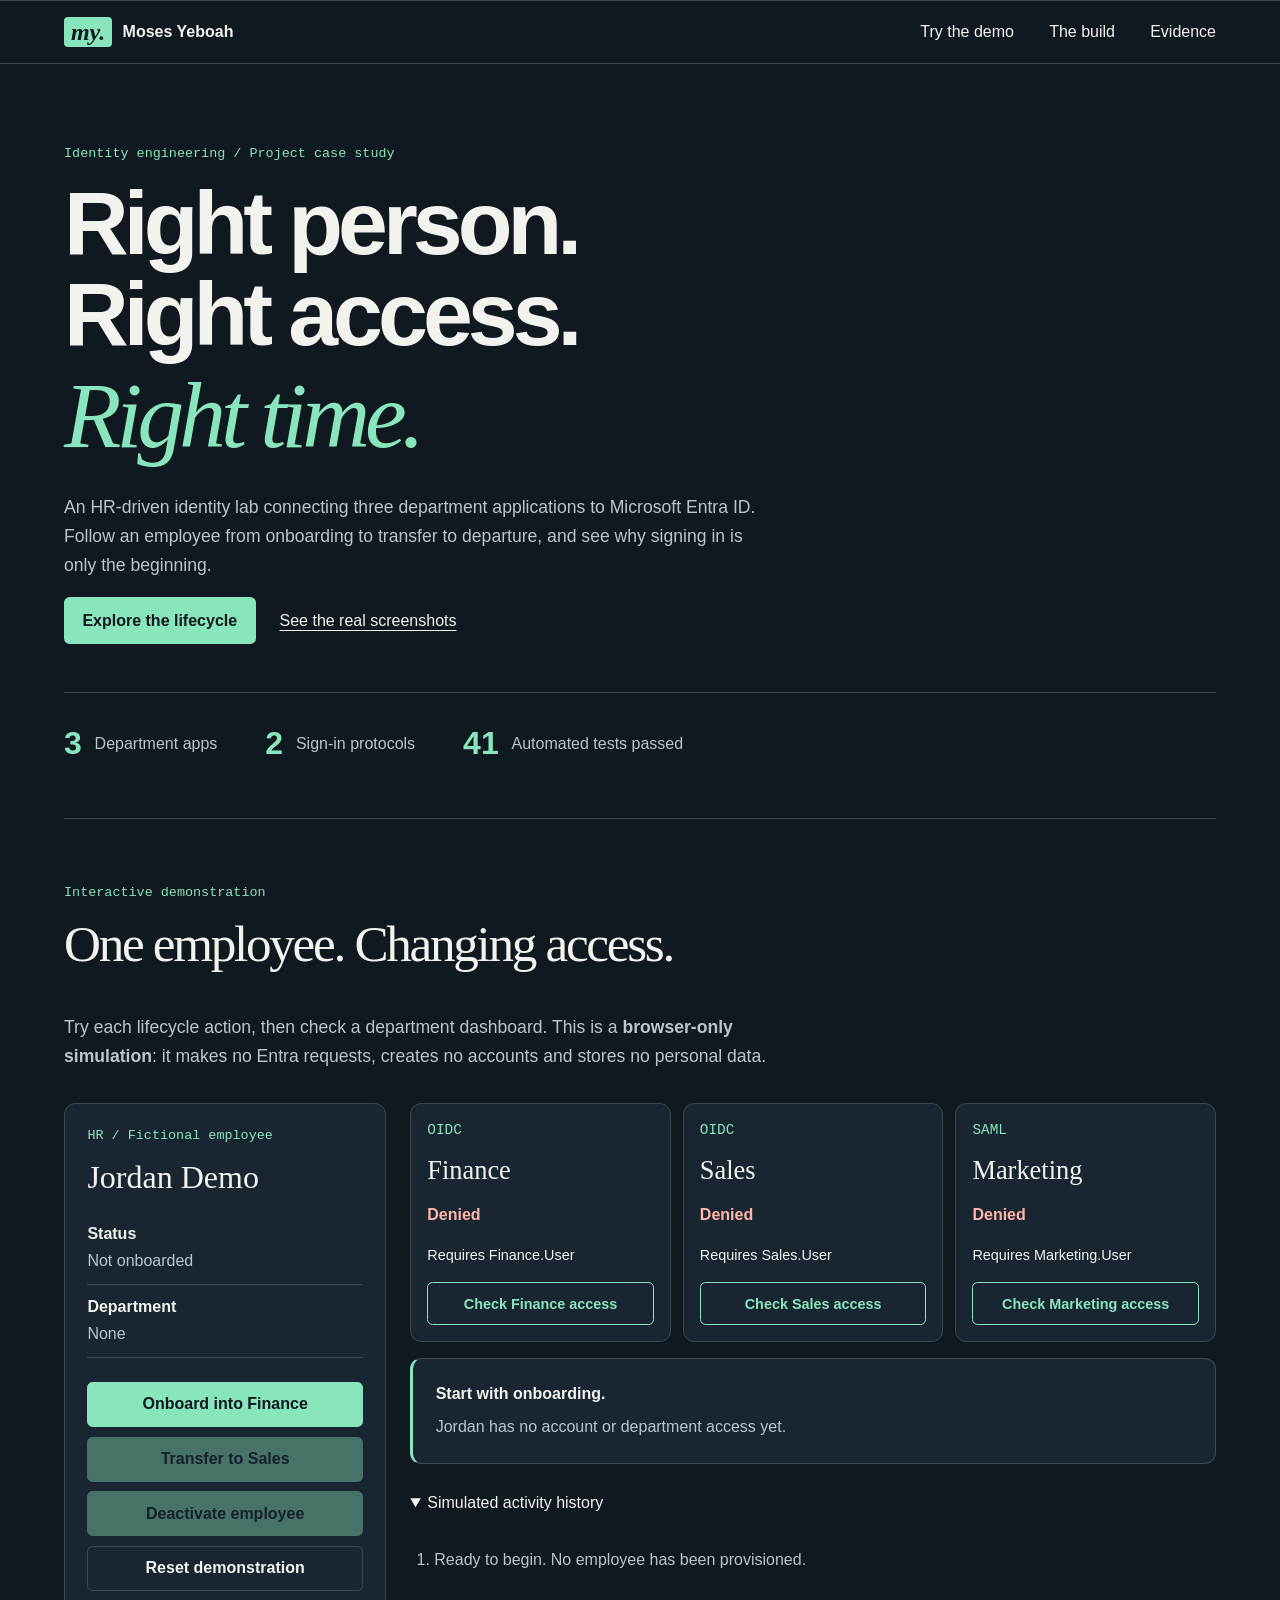
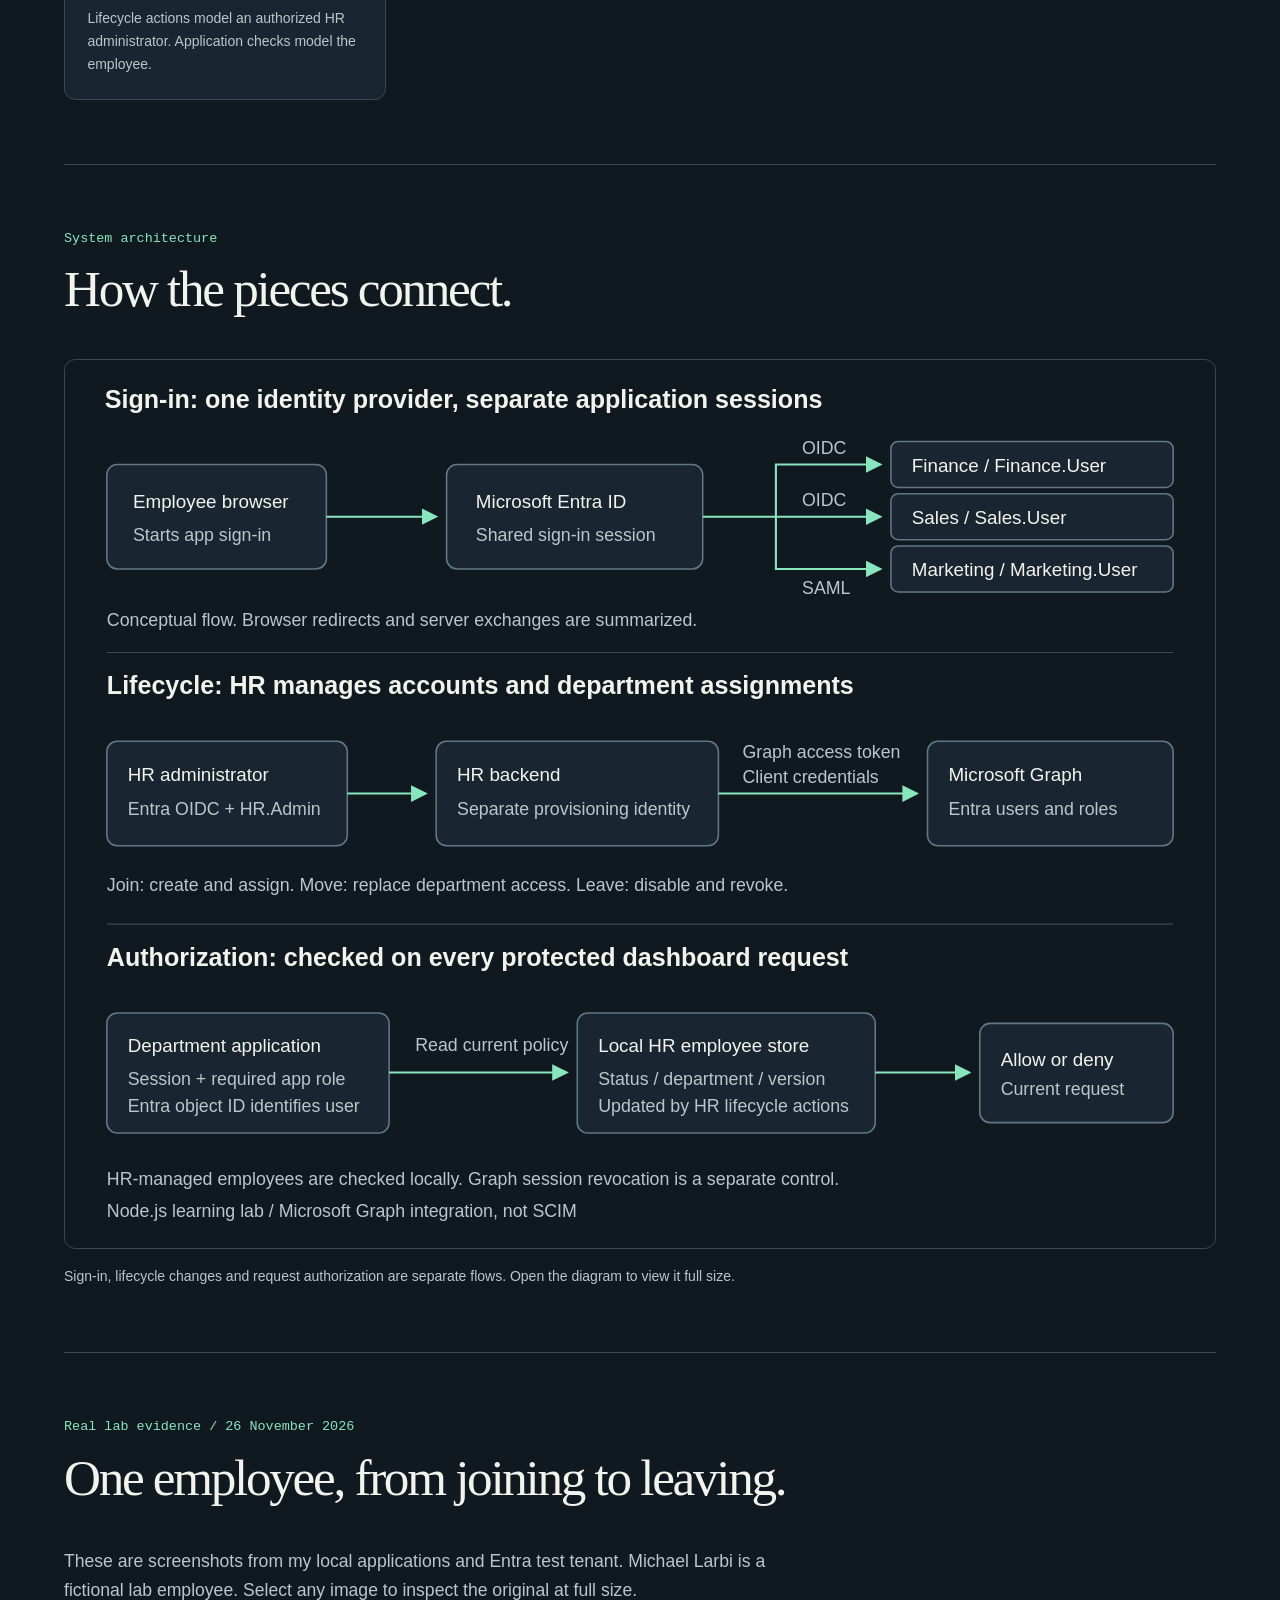
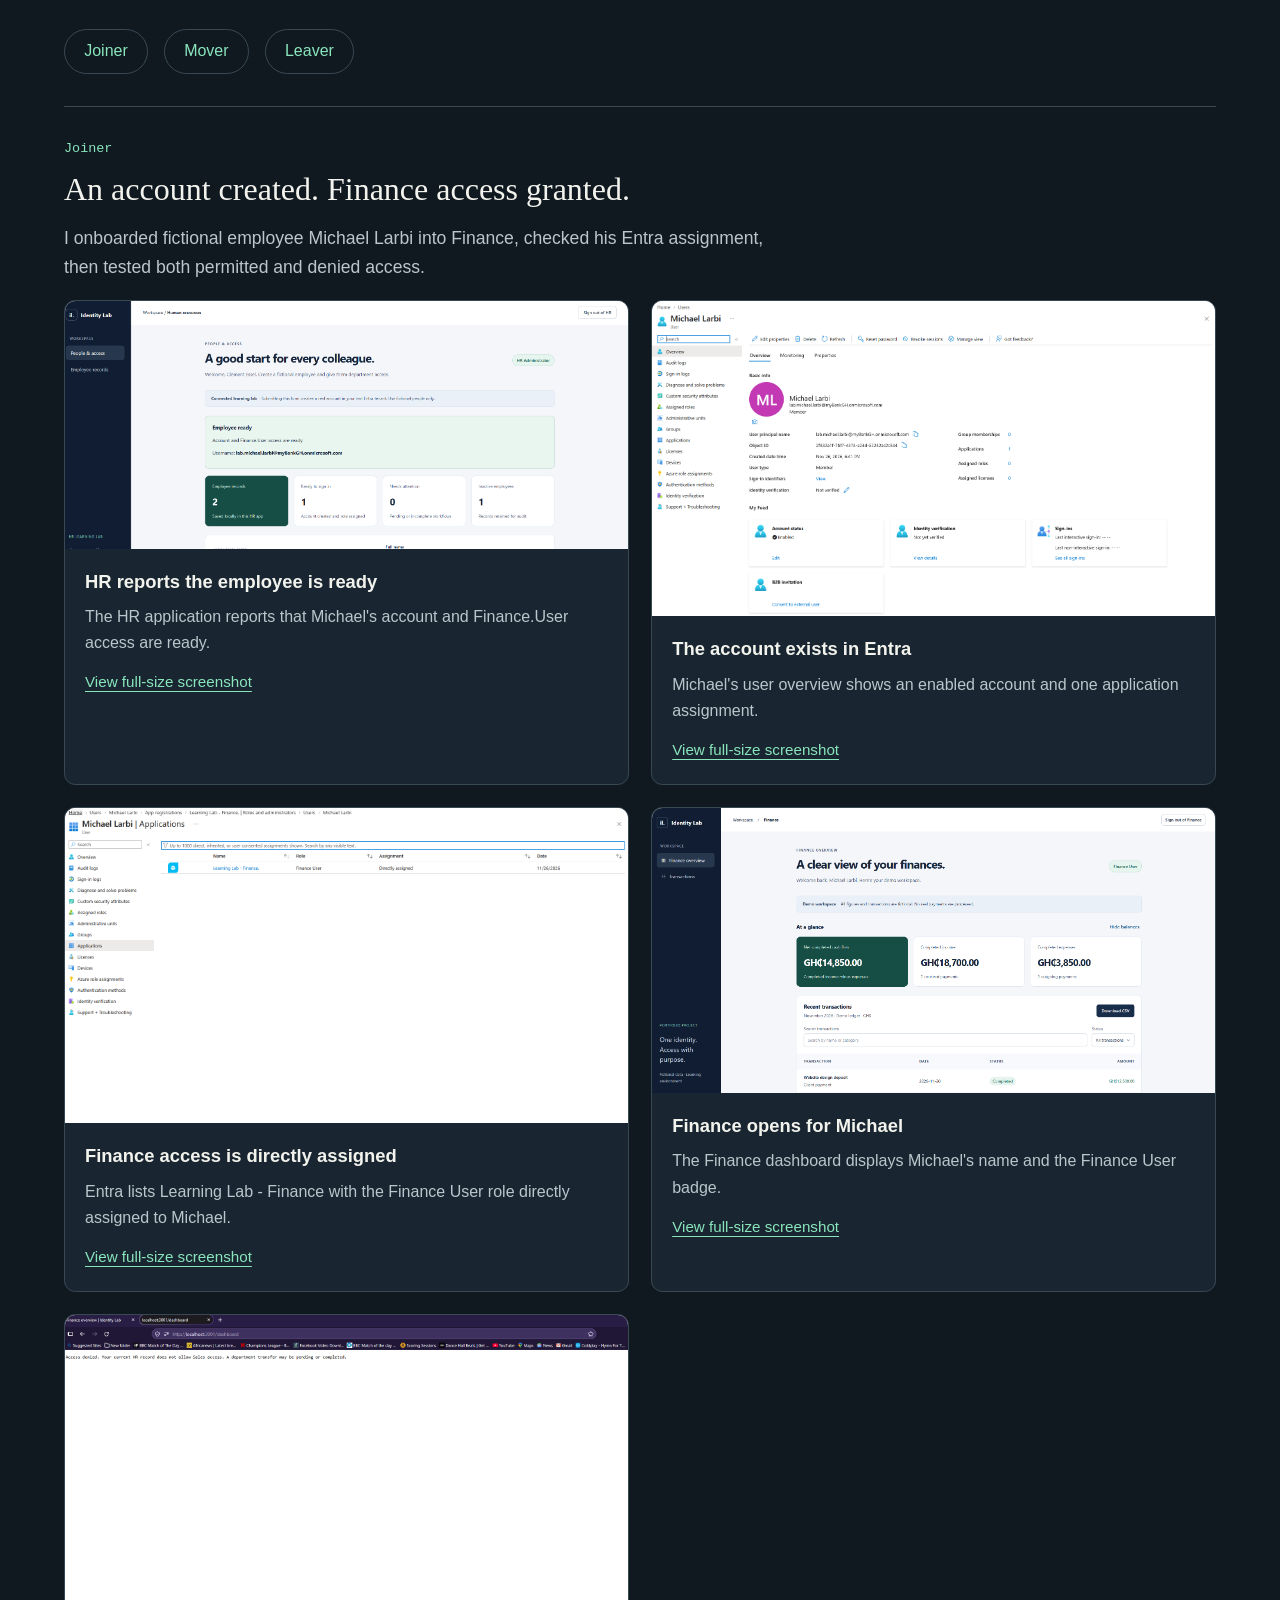
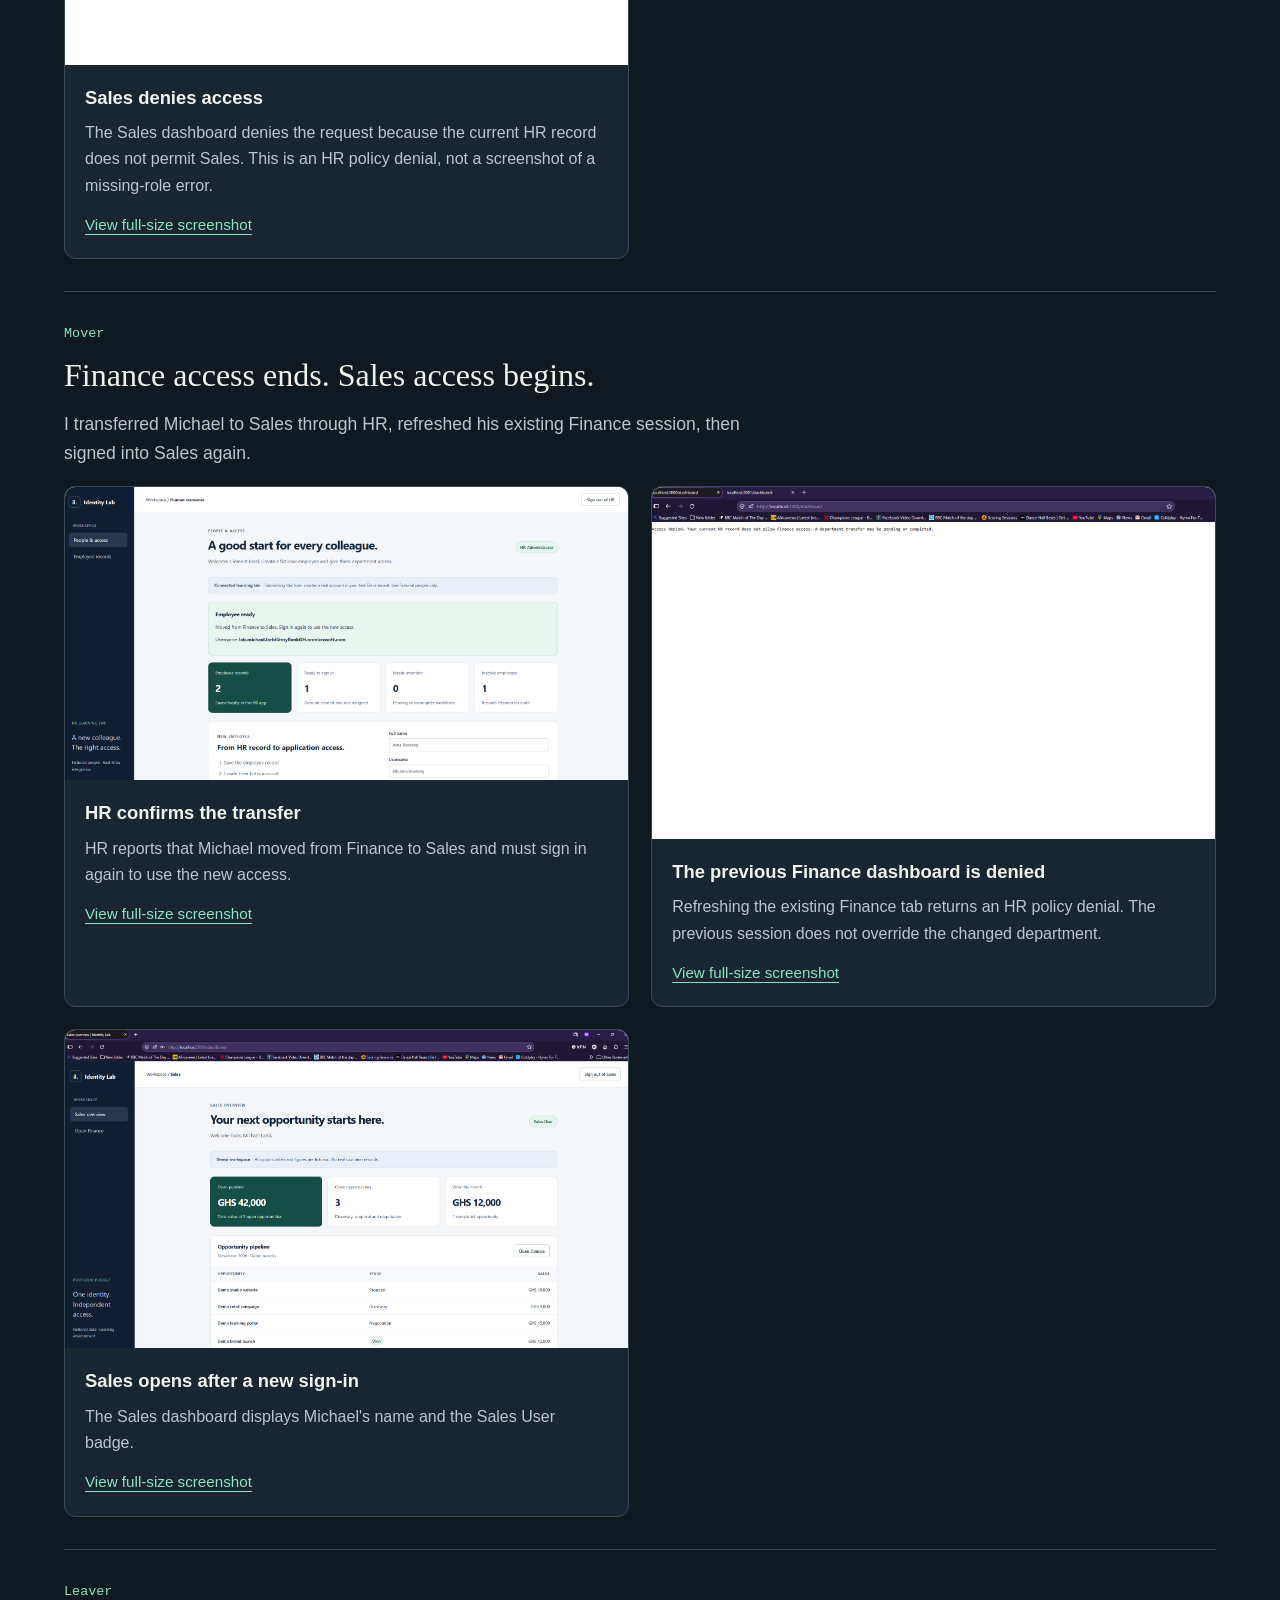
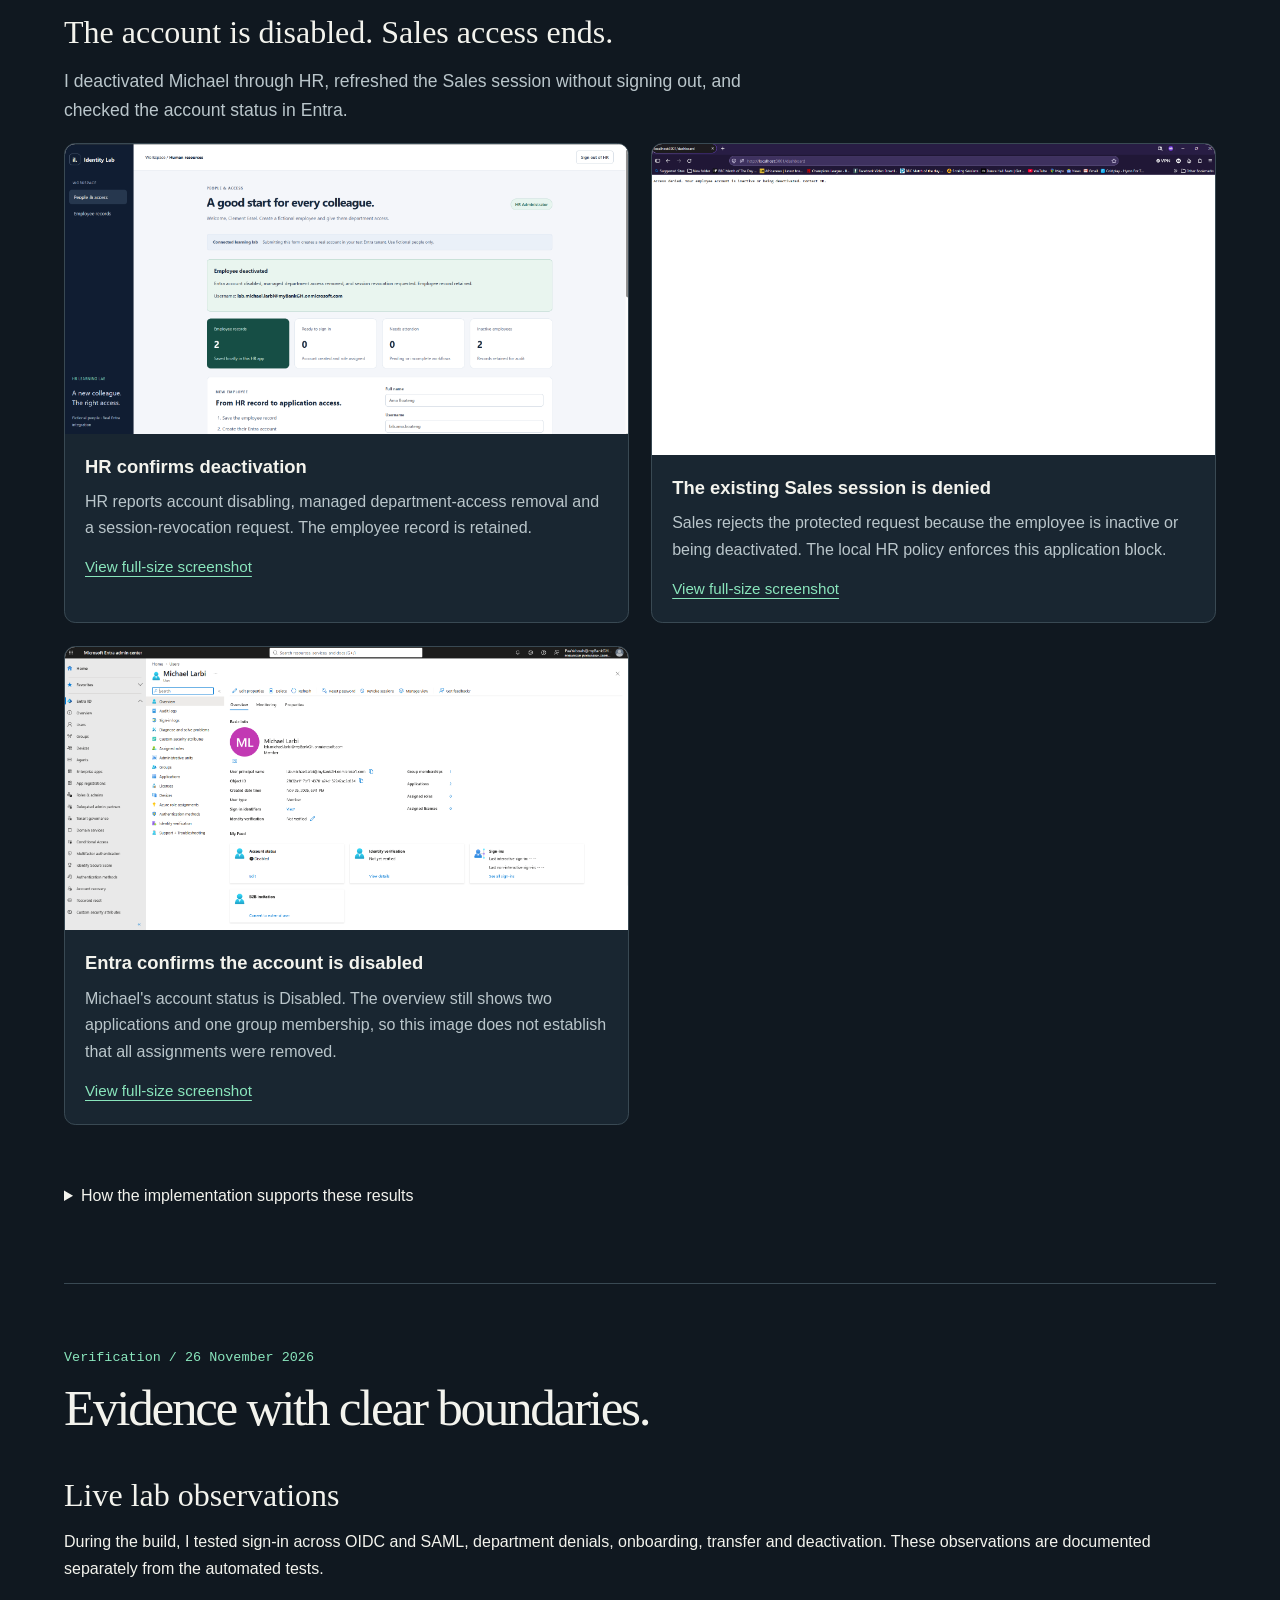
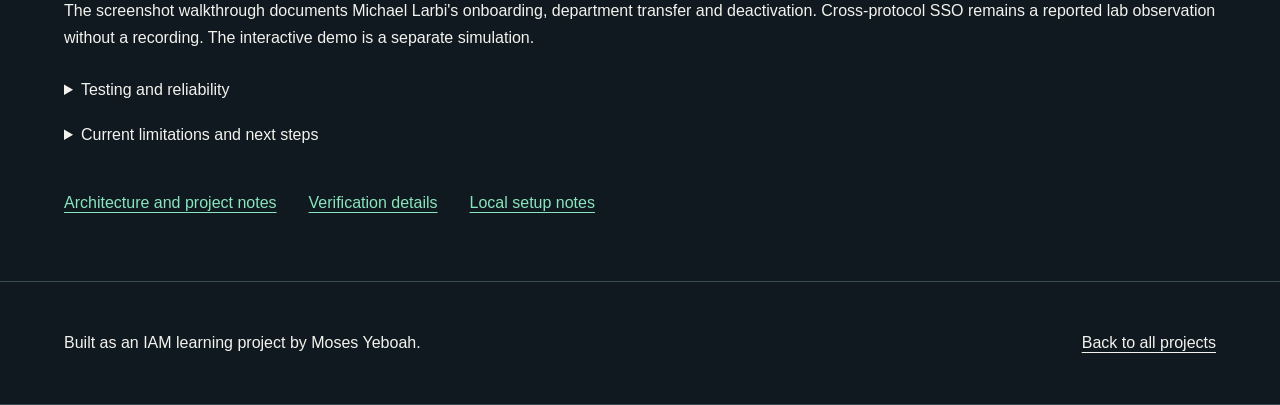
<file: identity-lab/index.html>
<!doctype html>
<html lang="en"><head><meta charset="utf-8"><meta name="viewport" content="width=device-width, initial-scale=1">
<title>Identity Lifecycle Lab | Moses Yeboah</title>
<meta name="description" content="Explore an HR-driven Entra identity lab: OIDC, SAML, Microsoft Graph and employee lifecycle authorization.">
<link rel="stylesheet" href="../styles.css"><link rel="stylesheet" href="lab.css?v=20261126-layout2"><script src="lab.js" defer></script></head>
<body id="top"><a class="skip" href="#main">Skip to content</a>
<header><nav aria-label="Primary"><a class="brand" href="../"><span class="mark" aria-hidden="true">my.</span><span>Moses Yeboah</span></a><div class="nav-links"><a href="#demo">Try the demo</a><a href="#walkthrough">The build</a><a href="#evidence">Evidence</a></div></nav></header>
<main id="main">
<section class="lab-hero"><p class="credential">Identity engineering / Project case study</p><h1>Right person.<br>Right access.<br><em>Right time.</em></h1>
<p class="intro">An HR-driven identity lab connecting three department applications to Microsoft Entra ID. Follow an employee from onboarding to transfer to departure, and see why signing in is only the beginning.</p>
<div class="actions"><a class="work-link" href="#demo">Explore the lifecycle</a><a href="#walkthrough">See the real screenshots</a></div>
<div class="facts"><span><strong>3</strong> Department apps</span><span><strong>2</strong> Sign-in protocols</span><span><strong>41</strong> Automated tests passed</span></div></section>
<section id="demo" aria-labelledby="demo-title"><p class="platform">Interactive demonstration</p><h2 id="demo-title">One employee. Changing access.</h2>
<p class="intro">Try each lifecycle action, then check a department dashboard. This is a <strong>browser-only simulation</strong>: it makes no Entra requests, creates no accounts and stores no personal data.</p>
<noscript><p>Enable JavaScript to use the simulation. The implementation walkthrough below works without it.</p></noscript>
<div class="sim-layout"><div class="employee-panel"><p class="platform">HR / Fictional employee</p><h3>Jordan Demo</h3><dl class="employee-info"><div><dt>Status</dt><dd id="employee-status">Not onboarded</dd></div><div><dt>Department</dt><dd id="employee-department">None</dd></div></dl>
<div class="lifecycle-actions"><button id="join" type="button">Onboard into Finance</button><button id="move" type="button" disabled>Transfer to Sales</button><button id="leave" type="button" disabled>Deactivate employee</button><button id="reset" class="quiet" type="button">Reset demonstration</button></div>
<p class="small">Lifecycle actions model an authorized HR administrator. Application checks model the employee.</p></div>
<div><div class="apps"><article class="app-card"><p class="platform">OIDC</p><h3>Finance</h3><p class="access" id="finance-access">Denied</p><p>Requires Finance.User</p><button type="button" data-app="Finance">Check Finance access</button></article><article class="app-card"><p class="platform">OIDC</p><h3>Sales</h3><p class="access" id="sales-access">Denied</p><p>Requires Sales.User</p><button type="button" data-app="Sales">Check Sales access</button></article><article class="app-card"><p class="platform">SAML</p><h3>Marketing</h3><p class="access" id="marketing-access">Denied</p><p>Requires Marketing.User</p><button type="button" data-app="Marketing">Check Marketing access</button></article></div>
<div class="decision" role="status" aria-live="polite" aria-atomic="true"><strong id="decision-title">Start with onboarding.</strong><p id="decision-detail">Jordan has no account or department access yet.</p></div>
<details class="event-panel" open><summary>Simulated activity history</summary><ol id="events"><li>Ready to begin. No employee has been provisioned.</li></ol></details></div></div></section>
<section id="architecture" aria-labelledby="architecture-title"><p class="platform">System architecture</p><h2 id="architecture-title">How the pieces connect.</h2><figure style="margin:0"><a href="assets/architecture.svg" aria-label="Open full-size architecture diagram"><img src="assets/architecture.svg" width="1100" height="850" style="display:block;width:100%;height:auto;border:1px solid var(--line);border-radius:.7rem" alt="Three architecture views: Entra signs users into Finance and Sales using OIDC and Marketing using SAML; HR calls Microsoft Graph with a separate provisioning identity; each protected dashboard checks its app role and the local HR employee policy."></a><figcaption class="small">Sign-in, lifecycle changes and request authorization are separate flows. Open the diagram to view it full size.</figcaption></figure></section>
<section id="walkthrough" aria-labelledby="walkthrough-title"><p class="platform">Real lab evidence / 26 November 2026</p><h2 id="walkthrough-title">One employee, from joining to leaving.</h2><p class="intro">These are screenshots from my local applications and Entra test tenant. Michael Larbi is a fictional lab employee. Select any image to inspect the original at full size.</p><nav class="evidence-nav" aria-label="Evidence stages"><a href="#joiner">Joiner</a><a href="#mover">Mover</a><a href="#leaver">Leaver</a></nav><article class="evidence-stage" id="joiner"><p class="platform">Joiner</p><h3>An account created. Finance access granted.</h3><p class="intro">I onboarded fictional employee Michael Larbi into Finance, checked his Entra assignment, then tested both permitted and denied access.</p><div class="capture-grid"><figure class="capture"><a href="assets/evidence/01-hr-onboarding.png" aria-label="Open full-size screenshot: HR reports the employee is ready"><img loading="lazy" decoding="async" src="assets/evidence/01-hr-onboarding.png" alt="HR reports the employee is ready. The HR application reports that Michael's account and Finance.User access are ready."></a><figcaption><h4>HR reports the employee is ready</h4><p>The HR application reports that Michael's account and Finance.User access are ready.</p><a href="assets/evidence/01-hr-onboarding.png">View full-size screenshot</a></figcaption></figure><figure class="capture"><a href="assets/evidence/02-entra-account-enabled.png" aria-label="Open full-size screenshot: The account exists in Entra"><img loading="lazy" decoding="async" src="assets/evidence/02-entra-account-enabled.png" alt="The account exists in Entra. Michael's user overview shows an enabled account and one application assignment."></a><figcaption><h4>The account exists in Entra</h4><p>Michael's user overview shows an enabled account and one application assignment.</p><a href="assets/evidence/02-entra-account-enabled.png">View full-size screenshot</a></figcaption></figure><figure class="capture"><a href="assets/evidence/03-finance-role-assignment.png" aria-label="Open full-size screenshot: Finance access is directly assigned"><img loading="lazy" decoding="async" src="assets/evidence/03-finance-role-assignment.png" alt="Finance access is directly assigned. Entra lists Learning Lab - Finance with the Finance User role directly assigned to Michael."></a><figcaption><h4>Finance access is directly assigned</h4><p>Entra lists Learning Lab - Finance with the Finance User role directly assigned to Michael.</p><a href="assets/evidence/03-finance-role-assignment.png">View full-size screenshot</a></figcaption></figure><figure class="capture"><a href="assets/evidence/04-finance-allowed.png" aria-label="Open full-size screenshot: Finance opens for Michael"><img loading="lazy" decoding="async" src="assets/evidence/04-finance-allowed.png" alt="Finance opens for Michael. The Finance dashboard displays Michael's name and the Finance User badge."></a><figcaption><h4>Finance opens for Michael</h4><p>The Finance dashboard displays Michael's name and the Finance User badge.</p><a href="assets/evidence/04-finance-allowed.png">View full-size screenshot</a></figcaption></figure><figure class="capture"><a href="assets/evidence/05-sales-denied-before-transfer.png" aria-label="Open full-size screenshot: Sales denies access"><img loading="lazy" decoding="async" src="assets/evidence/05-sales-denied-before-transfer.png" alt="Sales denies access. The Sales dashboard denies the request because the current HR record does not permit Sales. This is an HR policy denial, not a screenshot of a missing-role error."></a><figcaption><h4>Sales denies access</h4><p>The Sales dashboard denies the request because the current HR record does not permit Sales. This is an HR policy denial, not a screenshot of a missing-role error.</p><a href="assets/evidence/05-sales-denied-before-transfer.png">View full-size screenshot</a></figcaption></figure></div></article><article class="evidence-stage" id="mover"><p class="platform">Mover</p><h3>Finance access ends. Sales access begins.</h3><p class="intro">I transferred Michael to Sales through HR, refreshed his existing Finance session, then signed into Sales again.</p><div class="capture-grid"><figure class="capture"><a href="assets/evidence/06-hr-transfer.png" aria-label="Open full-size screenshot: HR confirms the transfer"><img loading="lazy" decoding="async" src="assets/evidence/06-hr-transfer.png" alt="HR confirms the transfer. HR reports that Michael moved from Finance to Sales and must sign in again to use the new access."></a><figcaption><h4>HR confirms the transfer</h4><p>HR reports that Michael moved from Finance to Sales and must sign in again to use the new access.</p><a href="assets/evidence/06-hr-transfer.png">View full-size screenshot</a></figcaption></figure><figure class="capture"><a href="assets/evidence/07-finance-denied-after-transfer.png" aria-label="Open full-size screenshot: The previous Finance dashboard is denied"><img loading="lazy" decoding="async" src="assets/evidence/07-finance-denied-after-transfer.png" alt="The previous Finance dashboard is denied. Refreshing the existing Finance tab returns an HR policy denial. The previous session does not override the changed department."></a><figcaption><h4>The previous Finance dashboard is denied</h4><p>Refreshing the existing Finance tab returns an HR policy denial. The previous session does not override the changed department.</p><a href="assets/evidence/07-finance-denied-after-transfer.png">View full-size screenshot</a></figcaption></figure><figure class="capture"><a href="assets/evidence/08-sales-allowed.png" aria-label="Open full-size screenshot: Sales opens after a new sign-in"><img loading="lazy" decoding="async" src="assets/evidence/08-sales-allowed.png" alt="Sales opens after a new sign-in. The Sales dashboard displays Michael's name and the Sales User badge."></a><figcaption><h4>Sales opens after a new sign-in</h4><p>The Sales dashboard displays Michael's name and the Sales User badge.</p><a href="assets/evidence/08-sales-allowed.png">View full-size screenshot</a></figcaption></figure></div></article><article class="evidence-stage" id="leaver"><p class="platform">Leaver</p><h3>The account is disabled. Sales access ends.</h3><p class="intro">I deactivated Michael through HR, refreshed the Sales session without signing out, and checked the account status in Entra.</p><div class="capture-grid"><figure class="capture"><a href="assets/evidence/09-hr-deactivation.png" aria-label="Open full-size screenshot: HR confirms deactivation"><img loading="lazy" decoding="async" src="assets/evidence/09-hr-deactivation.png" alt="HR confirms deactivation. HR reports account disabling, managed department-access removal and a session-revocation request. The employee record is retained."></a><figcaption><h4>HR confirms deactivation</h4><p>HR reports account disabling, managed department-access removal and a session-revocation request. The employee record is retained.</p><a href="assets/evidence/09-hr-deactivation.png">View full-size screenshot</a></figcaption></figure><figure class="capture"><a href="assets/evidence/10-sales-denied-after-deactivation.png" aria-label="Open full-size screenshot: The existing Sales session is denied"><img loading="lazy" decoding="async" src="assets/evidence/10-sales-denied-after-deactivation.png" alt="The existing Sales session is denied. Sales rejects the protected request because the employee is inactive or being deactivated. The local HR policy enforces this application block."></a><figcaption><h4>The existing Sales session is denied</h4><p>Sales rejects the protected request because the employee is inactive or being deactivated. The local HR policy enforces this application block.</p><a href="assets/evidence/10-sales-denied-after-deactivation.png">View full-size screenshot</a></figcaption></figure><figure class="capture"><a href="assets/evidence/11-entra-account-disabled.png" aria-label="Open full-size screenshot: Entra confirms the account is disabled"><img loading="lazy" decoding="async" src="assets/evidence/11-entra-account-disabled.png" alt="Entra confirms the account is disabled. Michael's account status is Disabled. The overview still shows two applications and one group membership, so this image does not establish that all assignments were removed."></a><figcaption><h4>Entra confirms the account is disabled</h4><p>Michael's account status is Disabled. The overview still shows two applications and one group membership, so this image does not establish that all assignments were removed.</p><a href="assets/evidence/11-entra-account-disabled.png">View full-size screenshot</a></figcaption></figure></div></article><details class="implementation-notes"><summary>How the implementation supports these results</summary><p>Finance and Sales use OIDC, while Marketing uses SAML. Each app establishes its own session and requires an application role. HR uses a separate provisioning identity and OAuth 2.0 client credentials to call Microsoft Graph, not SCIM.</p><p>For HR-managed employees, each protected dashboard request checks the local employee status, department and access version using the Entra object ID. Transfers and deactivation persist a local block before remote changes, with checkpoints for retries.</p><p>These screenshots document visible outcomes. They do not independently prove every backend operation, SSO across protocols, MFA enforcement or immediate invalidation of every Entra token.</p></details></section>
<section id="evidence"><p class="platform">Verification / 26 November 2026</p><h2>Evidence with clear boundaries.</h2><article><h3>Live lab observations</h3><p>During the build, I tested sign-in across OIDC and SAML, department denials, onboarding, transfer and deactivation. These observations are documented separately from the automated tests.</p><p>The screenshot walkthrough documents Michael Larbi's onboarding, department transfer and deactivation. Cross-protocol SSO remains a reported lab observation without a recording. The interactive demo is a separate simulation.</p></article><details><summary>Testing and reliability</summary><p><strong>41 automated checks passed</strong>, covering account creation, department transfers, deactivation and recovery from failed requests. These checks used simulated Microsoft Graph responses. The screenshots above document the separate live lab exercise.</p></details>
<details><summary>Current limitations and next steps</summary><p>This is a same-computer learning lab with JSON persistence and in-memory application sessions. It is not a production identity platform. Manual directory changes are not continuously reconciled, and manually created users are outside the HR lifecycle.</p><p>MFA and Conditional Access testing for this project are pending. Durable storage, production HTTPS, secret management, background processing and operational monitoring are future work. Already displayed or downloaded content cannot be recalled.</p></details>
<div class="downloads"><a href="docs/README.md">Architecture and project notes</a><a href="docs/VERIFICATION.md">Verification details</a><a href="docs/SETUP.md">Local setup notes</a></div></section>
</main><footer><div class="footer-inner"><p>Built as an IAM learning project by Moses Yeboah.</p><a href="../#work">Back to all projects</a></div></footer></body></html>
</file>
<file: styles.css>
:root {
  color-scheme: dark;
  --base: #101820;
  --panel: #192631;
  --text: #f3f3ed;
  --muted: #bac6cb;
  --line: #394953;
  --green: #89e5bc;
}
* { box-sizing: border-box; }
html { scroll-behavior: smooth; }
body { margin: 0; background: var(--base); color: var(--text); font: 1rem/1.65 "Segoe UI", sans-serif; }
header, footer { border-block: 1px solid var(--line); }
nav, main, .footer-inner { width: min(90%, 74rem); margin-inline: auto; }
nav, .brand, .nav-links, .footer-inner { display: flex; align-items: center; }
nav, .footer-inner { justify-content: space-between; gap: 1rem; }
nav { padding-block: 1rem; }
.brand { gap: .65rem; font-weight: 650; }
.mark { background: var(--green); color: var(--base); padding: .1rem .43rem; border-radius: .25rem; font: italic bold 1.5rem Georgia, serif; }
.nav-links { gap: clamp(.65rem, 3vw, 2.2rem); }
a { color: inherit; text-underline-offset: .24em; transition: color .18s, background-color .18s; }
nav a { text-decoration: none; }
a:hover, summary:hover { color: var(--green); }
:focus-visible { outline: 2px solid var(--green); outline-offset: 4px; }
.hero { display: grid; grid-template-columns: 1fr 1fr; gap: 6%; align-items: center; padding-block: clamp(3rem, 7vw, 6rem); }
.credential, .platform, .folder-tab, .access-figure figcaption { font: .84rem/1.5 ui-monospace, Consolas, monospace; }
.credential, .platform { color: var(--green); }
h1, h2, h3, p { margin-top: 0; }
h1 { font: 600 clamp(4.4rem, 8.8vw, 8rem)/.85 "Segoe UI", sans-serif; letter-spacing: -.075em; margin-bottom: 1.5rem; }
h1 em { font: italic 1.05em Georgia, serif; letter-spacing: -.08em; color: var(--green); }
.hero-copy { max-width: 48ch; color: var(--muted); margin-bottom: 1.6rem; }
.work-link, .contact-link { display: inline-block; padding: .65rem 1.15rem; border-radius: .35rem; background: var(--green); color: var(--base); font-weight: 650; text-decoration: none; }
.work-link:hover, .contact-link:hover { background: #b3f6d8; color: var(--base); }
.secondary { margin-left: 1.3rem; }
.access-figure { position: relative; isolation: isolate; margin: 0; aspect-ratio: 1.23; overflow: hidden; border-radius: .8rem; background-color: #283b48; background-image: radial-gradient(#697c824d 1px, transparent 1px); background-size: 12px 12px; }
.folder { position: absolute; left: 15%; width: 71%; height: 52%; top: 26%; border-radius: 0 .6rem .6rem .6rem; }
.folder::before { content: ""; position: absolute; width: 37%; height: 12%; bottom: 99%; left: 0; background: inherit; border-radius: .45rem .9rem 0 0; }
.folder-back { background: #55a88c; transform: rotate(8deg) translate(3%, -7%); }
.folder-front { transform: rotate(-6deg); background: #c3eee0; color: #173a32; box-shadow: 0 1.1rem 1.8rem #0c141e52; padding: 4% 5%; display: flex; flex-direction: column; justify-content: center; }
.folder-name { font: clamp(1.5rem,3.3vw,3rem)/1 Georgia,serif; margin: .4rem 0 .7rem; }
.access-row { display: flex; justify-content: space-between; gap: .3rem; padding-block: .22rem; border-top: 1px solid #759b8c; font-size: clamp(.68rem,1.1vw,.94rem); }
.access-figure figcaption { position: absolute; bottom: 4%; inset-inline: 5%; font-size: .74rem; color: #e3ecec; }
main > section + section { border-top: 1px solid var(--line); padding-block: clamp(2.5rem,5vw,4.5rem); }
h2 { font: 500 clamp(2.2rem,4vw,3.8rem)/1.05 Georgia,serif; letter-spacing: -.045em; }
.case-grid, .about { display: grid; grid-template-columns: repeat(2,minmax(0,1fr)); gap: 1.4rem; }
.case-card { background: var(--panel); border-top: 3px solid #7abda7; padding: clamp(1.3rem,3vw,2.4rem); }
.case-card + .case-card { border-color: #8eadd3; }
h3 { font: 500 clamp(1.6rem,2.5vw,2.3rem)/1.12 Georgia,serif; margin-bottom: 1rem; }
.case-card p:not(.platform), dd, .about-story { color: var(--muted); }
summary { cursor: pointer; padding-block: .6rem; }
.repo-link { display: inline-block; margin-top: 1rem; color: var(--green); }
.skill-list { margin-bottom: 0; }
.skill-list > div { display: grid; grid-template-columns: 1fr 2fr; gap: 2rem; border-top: 1px solid var(--line); padding-block: 1rem; }
dt { font-weight: 650; }
dd { margin: 0; max-width: 65ch; }
.about-name { color: var(--green); }
.footer-inner { padding-block: 3rem; flex-wrap: wrap; }
.site-footer { background: var(--panel); }
.site-footer h2 { margin-bottom: 1rem; }
@media (max-width: 44rem) {
  .hero, .case-grid, .about, .skill-list > div { grid-template-columns: 1fr; }
  .hero { gap: 2rem; }
  .access-figure { width: min(100%,30rem); }
  .skill-list > div { gap: .25rem; }
  nav { flex-wrap: wrap; }
}
@media (prefers-reduced-motion: reduce) {
  html { scroll-behavior: auto; }
  a { transition: none; }
}

.folder-back {
  color: #102d24;
  padding: 4% 5%;
  display: flex;
  flex-direction: column;
  justify-content: center;
}
.folder { transition: transform .4s ease; }
.folder-front, .show-entra .folder-back { z-index: 1; }
.show-entra .folder-front { z-index: 0; transform: rotate(8deg) translate(3%, -7%); }
.show-entra .folder-back { transform: rotate(-6deg); }
.folder-switch {
  position: absolute; z-index: 2; bottom: 2%; right: 4%;
  padding: .5rem; border: 0; border-radius: .25rem;
  font: inherit; font-size: .8rem; text-decoration: underline;
  text-underline-offset: .22em; color: var(--green); background: #283b48; cursor: pointer;
}
.access-figure figcaption { right: auto; }
.portrait-slot {
  display: grid; place-items: center; width: min(13rem, 100%); aspect-ratio: 4 / 5;
  border-radius: .55rem; overflow: hidden; background: var(--panel);
  color: var(--green); font: italic 4rem Georgia, serif; margin-bottom: 1rem;
}
.portrait-slot img { width: 100%; height: 100%; object-fit: cover; object-position: center 35%; }
@media (prefers-reduced-motion: reduce) { .folder { transition: none; } }

/* Each entry links to one numbered repository folder. */
.case-grid { grid-template-columns: 1fr; gap: 2.5rem; }
.gallery-heading { text-align: center; margin-bottom: 1.6rem; }
.gallery-heading h3 { margin-bottom: .45rem; }
.gallery-heading a, .lab-action { color: var(--green); }
.lab-grid {
  list-style: none; padding: 0; margin: 0;
  display: grid; grid-template-columns: repeat(3, minmax(0, 1fr)); gap: 1rem;
}
.lab-card {
  display: flex; flex-direction: column; align-items: start;
  height: 100%; padding: clamp(1.15rem, 2.4vw, 1.85rem);
  background: var(--panel); border: 1px solid var(--line); border-radius: .65rem;
  text-decoration: none; transition: transform .18s ease, border-color .18s ease;
}
.lab-card:hover, .lab-card:focus-visible { color: var(--text); border-color: var(--green); transform: translateY(-2px); }
.lab-number { font: .8rem/1.5 Consolas, monospace; color: var(--green); background: #223d36; padding: .25rem .55rem; border-radius: .3rem; }
.lab-card h4 { margin: 1rem 0 .5rem; font-size: 1.22rem; line-height: 1.25; }
.lab-card p { color: var(--muted); }
.lab-action { margin-top: auto; font-size: .88rem; }
@media (max-width: 60rem) { .lab-grid { grid-template-columns: repeat(2,minmax(0,1fr)); } }
@media (max-width: 38rem) { .lab-grid { grid-template-columns: 1fr; } }
@media (prefers-reduced-motion: reduce) { .lab-card { transition: none; } .lab-card:hover, .lab-card:focus-visible { transform: none; } }

.identity-feature{border:1px solid var(--green);border-top:3px solid var(--green)}.feature-note{margin:1rem 0 0;font-size:.9rem}
</file>
<file: identity-lab/lab.css>
.skip{position:absolute;left:1rem;top:-5rem;z-index:10;background:var(--green);color:var(--base);padding:.75rem}.skip:focus{top:1rem}
.lab-hero{padding:5rem 0 3rem}.lab-hero h1{font-size:clamp(3.2rem,7vw,6.5rem);line-height:1.02;letter-spacing:-.055em;max-width:15ch}.lab-hero h1 em{letter-spacing:-.055em}.intro{max-width:72ch;color:var(--muted);font-size:1.1rem}.actions{display:flex;gap:1.5rem;align-items:center;flex-wrap:wrap}.facts{display:flex;gap:3rem;flex-wrap:wrap;margin-top:3rem;padding-top:1.5rem;border-top:1px solid var(--line)}.facts span{display:flex;align-items:center;gap:.8rem;color:var(--muted)}.facts strong{font-size:2rem;color:var(--green)}
.sim-layout{display:grid;grid-template-columns: minmax(15rem, .8fr) minmax(0,2fr);gap:1.5rem;margin-top:2rem}.employee-panel,.app-card,.decision{padding:1.4rem;background:var(--panel);border:1px solid var(--line);border-radius:.7rem}.employee-info{margin-bottom:1.5rem}.employee-info div{padding:.6rem 0;border-bottom:1px solid var(--line)}.employee-info dd{margin:0}.lifecycle-actions{display:grid;gap:.6rem}button{font:inherit;cursor:pointer;border:1px solid var(--green);background:var(--green);color:var(--base);border-radius:.35rem;padding:.65rem .8rem;line-height:1.4;font-weight:600}button:hover:not(:disabled){background:#b3f6d8}button:disabled{cursor:not-allowed;opacity:.4}button.quiet{background:transparent;color:var(--text);border-color:var(--line)}button.quiet:hover{color:var(--base)}.small{font-size:.875rem;color:var(--muted);margin:1rem 0 0}.apps{display:grid;grid-template-columns:repeat(3,minmax(0,1fr));gap:.75rem}.app-card{padding:1rem;display:flex;flex-direction:column;align-items:start}.app-card h3{font-size:1.65rem}.app-card p{font-size:.9rem}.app-card button{margin-top:auto;width:100%;font-size:.9rem;background:transparent;color:var(--green)}.app-card button:hover:not(:disabled){color:var(--base)}.app-card .access{font-size:1rem;font-weight:700;color:#ffb5a7}.app-card .access.allowed{color:var(--green)}.decision{margin-top:1rem;border-left:3px solid var(--green)}.decision p{margin:.4rem 0 0;color:var(--muted)}.event-panel{margin-top:1rem}#events{max-height:14rem;overflow:auto;color:var(--muted);padding-left:1.5rem}#events li{padding:.35rem 0}
.walkthrough article{display:grid;grid-template-columns:10rem 1fr;gap:2rem;padding:2rem 0;border-bottom:1px solid var(--line)}.stage{color:var(--green);font:1rem Consolas,monospace;padding-top:.4rem}.walkthrough p{max-width:75ch;color:var(--muted)}.walkthrough p:last-child{margin-bottom:0}.evidence-grid{display:grid;grid-template-columns:1fr 1fr;gap:2rem}.evidence-grid p,#evidence details p{color:var(--muted)}.downloads{display:flex;gap:1rem 2rem;flex-wrap:wrap;margin-top:2rem;color:var(--green)}.footer-inner p{margin:0}
@media(max-width:65rem){.sim-layout{grid-template-columns:1fr}.lifecycle-actions{grid-template-columns:1fr 1fr}}
@media(max-width:42rem){.apps,.evidence-grid{grid-template-columns:1fr}.walkthrough article{grid-template-columns:1fr;gap:.7rem}.lab-hero{padding-top:3rem}.facts{gap:1rem}.nav-links{flex-wrap:wrap}.lifecycle-actions{grid-template-columns:1fr}.app-card{display:grid;grid-template-columns:1fr 1fr;gap:.5rem 1rem}.app-card h3{grid-column:1}.app-card button{grid-column:1/-1}.app-card p{margin:0}.app-card .platform{grid-column:1/-1}.app-card h3{margin:0}}


/* Real lifecycle evidence */
.evidence-nav{display:flex;gap:1rem;flex-wrap:wrap;padding:0;margin:1.5rem 0 2rem;width:100%;justify-content:flex-start}.evidence-nav a{border:1px solid var(--line);border-radius:2rem;padding:.5rem 1.2rem;color:var(--green)}.evidence-stage{padding:2rem 0;border-top:1px solid var(--line);scroll-margin-top:1rem}.capture-grid{display:grid;grid-template-columns:repeat(2,minmax(0,1fr));gap:1.4rem}.capture{margin:0;background:var(--panel);border:1px solid var(--line);border-radius:.7rem;overflow:hidden;min-width:0}.capture>a{display:block;background:#fff;overflow:hidden}.capture img{display:block;width:100%;max-width:100%;min-width:0;height:auto;object-fit:contain}.capture figcaption{padding:1.25rem}.capture h4{font-size:1.15rem;line-height:1.4;margin:0 0 .6rem}.capture p{color:var(--muted);margin-bottom:.8rem}.capture figcaption a{color:var(--green);font-size:.95rem}.capture-grid .capture:first-child:last-child{grid-column:1/-1}.implementation-notes{margin-top:1rem}.implementation-notes p{max-width:80ch;color:var(--muted)}@media(max-width:48rem){.capture-grid{grid-template-columns:1fr}}


/* Keep screenshots and their containers inside the available page width. */
main > section,
.evidence-stage,
.capture-grid,
.capture,
.capture > a,
.sim-layout > *,
.evidence-grid > * {
  min-width: 0;
  max-width: 100%;
}
.capture-grid {
  width: 100%;
  grid-template-columns: repeat(2, minmax(0, 1fr));
}
.capture > a {
  width: 100%;
}
.capture figcaption,
.implementation-notes,
.decision,
.downloads {
  overflow-wrap: anywhere;
}
#architecture img {
  display: block;
  max-width: 100%;
  height: auto;
}
@media (max-width: 64rem) {
  .capture-grid {
    grid-template-columns: minmax(0, 1fr);
  }
}
@media (max-width: 44rem) {
  header nav,
  .nav-links {
    flex-wrap: wrap;
    min-width: 0;
    max-width: 100%;
  }
}
/* Constrain the page canvas as well as the individual screenshot cards. */
html {
  width: 100%;
  overflow-x: hidden;
}
body {
  width: 100%;
  min-width: 0;
  margin: 0;
  overflow-x: hidden;
}
@supports (overflow: clip) {
  html, body { overflow-x: clip; }
}
main {
  width: calc(100% - 2rem);
  max-width: 74rem;
  min-width: 0;
  margin-inline: auto;
}
main img, main svg {
  max-width: 100%;
  height: auto;
}
details { min-width: 0; }
@media (min-width: 48rem) {
  main { width: 90%; }
}
</file>
